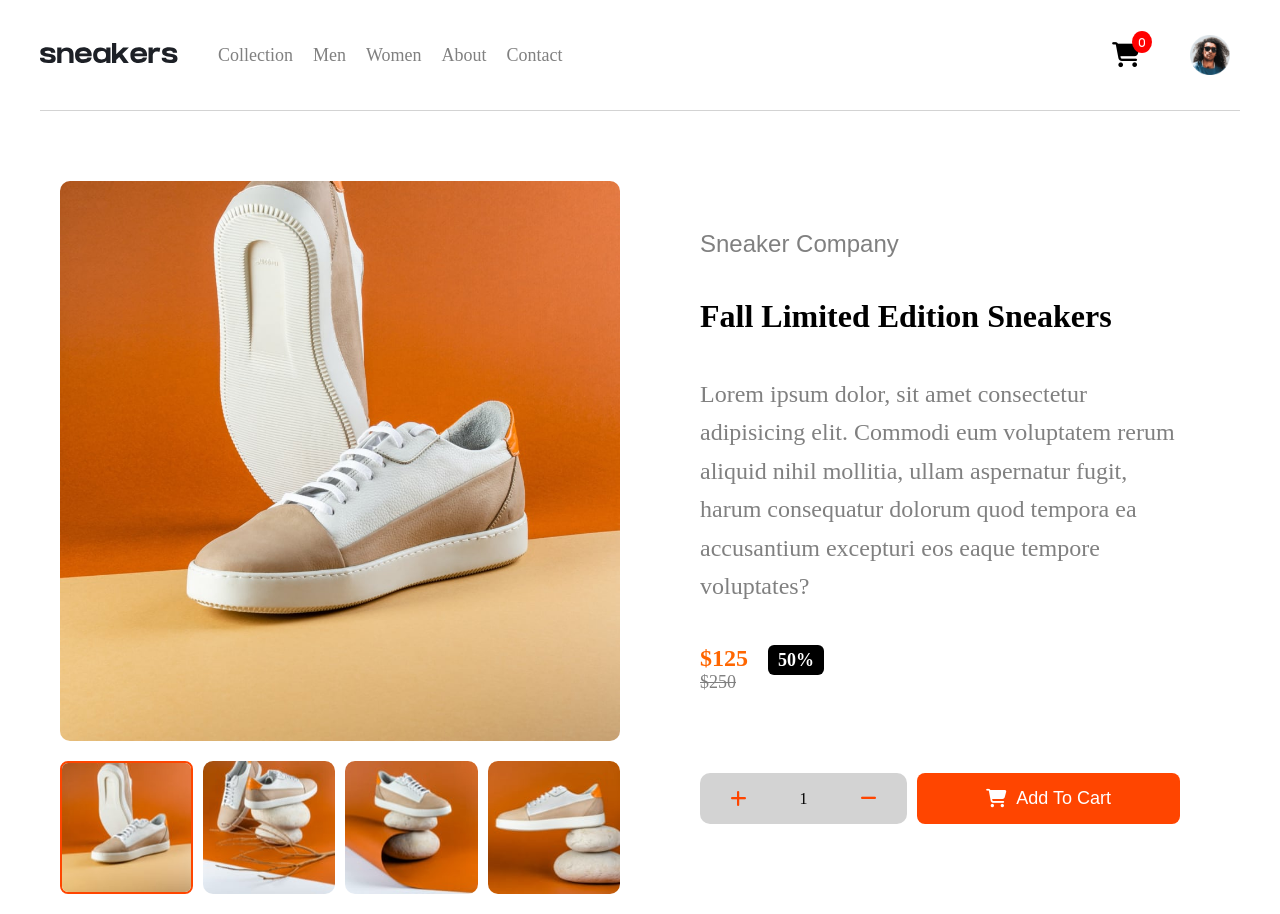
<file: index.html>
<!DOCTYPE html>
<html lang="en">
<head>
    <meta charset="UTF-8">
    <meta name="viewport" content="width=device-width, initial-scale=1.0">
    <title>Document</title>
    <link rel="icon" type="image/png" href="./Images/favicon-32x32.png">
    <link rel="stylesheet"href="https://cdnjs.cloudflare.com/ajax/libs/font-awesome/6.5.1/css/all.min.css">
    <link rel="stylesheet" href="./CSS/style.css">
    <link rel="stylesheet" href="./CSS/cart.css">
    <link rel="stylesheet" href="./CSS/responsiveness.css">
</head>
<body>

    <header>
        <div class="logo">
            <a href="index.html">
               <img src="./Images/logo.svg">
            </a>
        </div>
        <nav>
            <i class="fa-solid fa-xmark"></i>
            <ul>
                <li><a href="collection.html">Collection</a></li>
                <li><a href="men.html">Men</a></li>
                <li><a href="women.html">Women</a></li>
                <li><a href="about.html">About</a></li>
                <li><a href="contact.html">Contact</a></li>
            </ul>
            
        </nav>
        <div class="cart item-cart">
            <i class="fa-solid fa-cart-shopping" ><span class="cart-count">0</span></i>
             
            
        </div>
        <div class="profile">
             <img src="./Images/image-avatar.png" alt="profile" class="profile-image">
        </div>
        <div class="menu-icon">
            <i class="fa-solid fa-bars"></i>
        </div>
    </header>
    <main>
        <div class="left-side">
            <div class="image-container">
                
                <div class="current-image">
                    
                    
                </div>
                <div class="thumbnail-images"></div>

            </div>
        </div>
        <div class="right-side">
            <div class="product-info">

            </div>
        </div>

        <div class="cart-box">

            <div class="title"><h4>Cart</h4></div>

            
            <div class="cart-container">

            </div>
            

        </div>
        
    </main>
    
    
    <script type="module" src="./JS/Utils/detail.js"></script>
    <script type="module" src="./JS/Utils/app.js"></script>
    <script type="module" src="./JS/Utils/cart.js"></script>
</body>

</html>
</file>
<file: CSS/style.css>
*{
    padding: 0;
    margin: 0;
    box-sizing: border-box;
    
    
}

header{
    
    background-color:white;
    display: grid;
    grid-template-areas: "logo  nav cart profile";
    grid-template-columns: auto 1fr auto auto;
    gap: 40px;
    padding:   30px 0;
    align-items: center;
    max-width: 1200px;
    margin: auto;
    border-bottom:1px solid lightgray;
   
}
header nav{
    grid-area: nav;
    display: flex;
    align-items: center;
    justify-content: flex-start;
}
nav ul{
    display: flex;
    list-style: none;
    gap: 20px;
}
nav a{
    font-size: 18px;
    color:gray;
    text-decoration: none;
}
header .logo{
    grid-area: logo;
    display: flex;
    align-items: center;
    justify-content: flex-start;
}
header .cart{
    grid-area:cart;
    display: flex;
    align-items: center;
    justify-content: flex-end;
    font-size: 18px;
    
}
.cart .fa-cart-shopping {
    position: relative;
    font-size: 25px;
    color: black;
    cursor: pointer;
    display: flex;
    align-items: center;    
    justify-content: center;
}
.cart-count {
    position: absolute;
    top: -12px;
    right:-12px;
    background-color: red;
    color: white;
    font-size: 10px;
    padding: 6px 6px;
    border-radius: 50%;
}
.profile-image{
    width:40px;
    cursor: pointer;
    
}
.profile{
    grid-area: profile;
    display: flex;
    align-items: center;
    justify-content: flex-end;
    padding: 5px 10px;
    
}
.menu-icon{
    display: none;
    font-size: 25px;
    color:gray;
    cursor: pointer;
}
.fa-xmark{
    display: none;
    
}


main{
    max-width:1200px;
    margin:auto;
    display:flex;
    align-items:center;
    justify-content: center;
    margin-top: 50px;
}
main .left-side{

    width: 50%;
}
main .right-side{
    
    
    width: 50%;
    padding: 60px;

}
.image-container{
   
   display:flex;
   flex-direction:column;
   padding: 20px;
   
    
}
.current-image{
    width: 100%;
    display: flex;
    align-items: center;
    justify-content: center;
    position: relative;
}
.full-image {
    border-radius: 10px;
    width: 100%;
    margin-bottom: 20px;
    display: none;
    object-fit: cover;


    
}
.full-image.active{
    display: block;
}
.thumbnail-images{
    display: grid;
    grid-template-columns: repeat(4, 1fr);
    gap:10px;
    
}

.thumbnail-image{
    width: 100%;
    border-radius: 10px;
    cursor: pointer;
    object-fit: cover;
    margin:auto;
}
.thumbnail-image.active{
    border: 2px solid orangered;
    border-radius: 8px;
}
.slider-wrapper {
  position: relative;
}

.prev, .next {
 
  display:none;
}
.product-info{

    display: flex;
    flex-direction: column;
    gap: 40px;
}
.product-info .company{
    font-size: 24px;
    color: gray;
    font-family: Arial, Helvetica, sans-serif;


}

.description{
    color: grey;
    font-size: 24px;
    line-height: 1.6;
    font-family: 'Times New Roman', Times, serif;
}
.price-info{

    .price p{
        font-size: 24px;
        font-weight: bold;

    }
    .discount {
        font-size: 18px;
        padding: 5px 10px;
        border-radius: 6px;
        background-color: black;
        color: white;
        margin: 0 20px;
    }

}
.old-price p{
    text-decoration: line-through;
    color: grey;
    font-size: 18px;
    margin-bottom:  20px;
}
.add-to-cart-section{
     display: flex;
     gap: 10px;
     margin: 20px 0;
     
    .quantity{
        display: flex;
        width: 100%;
        border-radius: 10px;
        background-color: lightgray;
        align-items: center;
        justify-content: space-around;
        gap: 20px;
        padding: 10px 14px;
       
        .minus{
            
            
            color:orangered;    
            cursor: pointer;
            font-size: 18px;
           
        }
        
        .plus{
            
            
            color:orangered;
            cursor: pointer;
            font-size: 18px;
            
        }
        .plus:hover, .minus:hover{
            color: orange;
        }
        
    }
    .add-to-cart{

        display:flex;
        align-items: center;
        justify-content: center;
        padding: 15px 60px;
        gap: 10px;
        color: white;
        background-color: orangered;
        border: none;
        border-radius: 8px;
        font-size: 18px;
        transition: 0.5s;
        width: 100%;
        cursor: pointer;
        

        
        
       
        
        
    }
    .add-to-cart:hover{
        background-color: orange;
        color: black;
    }
    
}
.slider-wrapper {
  position: relative;
}


.cart-notification.active{
    position: absolute;
    border-radius: 10px;
    font-size: 18px;
    background-color: green;
    padding: 10px 30px;
    top: 20px;
    right: 25%;
    transform: translate(50%, 50%);
    z-index: 1000;
    display: block;
    transition: 0.5s;
    color: white;
    text-align: center;
    border: none;
    
}
.cart-notification{
    display: none;
}
</file>
<file: CSS/cart.css>
.cart-container {
    display: flex; 
    gap: 15px;
    width: 100%;
    height: 100%;
    margin: 10px auto;

}
.cart-item{
    display: flex;
    height: 100px;
    align-items: center;
    justify-content: center;
    gap: 10px;
    width: 100%;
    box-shadow: rgba(0, 0, 0, 0.16) 0px 1px 4px;
    padding: 10px;
    border-radius: 10px;
    position: relative;
}





.cart-image {
    width: 70px;
    height: 70px;
    border-radius: 10px;
    object-fit: cover;
}

.item-info {
    display: flex;
    flex-direction: column;
}

.company {
    font-size: 14px;
    color: gray;
}

.name {
    font-weight: bold;
}

.price {
    color: #ff6600;
    font-weight: bold;
}

.checkout {
    display: flex;
    justify-content: flex-start;
    align-items: center;
    width: 100%;
    padding: 30px 10px;
    position: absolute;
    bottom: 0;
    right: 0;
}
.checkout-btn a{
    font-weight: bolder;
    font-family:Arial, Helvetica, sans-serif;
    font-size: 18px;
    color:black;
    text-decoration: none;
    transition: 0.5s;
}



.checkout-btn {
    margin-top: 10px;
    background-color:dodgerblue;
    padding: 10px 20px;
    border: none;
    border-radius: 8px;
    cursor: pointer;
    transition: 0.5s;
    
   
}
.checkout-btn:hover,.checkout-btn a:hover{
    
    color:white;
    background-color:darkblue;

}
.cart-box.active{

    position: absolute;
    top: 100px;
    right: 120px;
    width: 30%;
    height: 500px;
    max-width: 90%;
    background-color:whitesmoke;
    display: block;
    box-shadow: rgba(0, 0, 0, 0.16) 0px 1px 4px;
    border-radius: 10px;
    overflow-y: scroll;
    z-index: 2;
    
   

    
    

}
.cart-quantity{
    display:flex;
    justify-content: center;
    align-items: center;
    gap:20px ;
    width: 50%;
    flex-direction: column;
    
}
.cart-box{
    display: none;
    
}
.cart-quantity{
    display:flex;
    justify-content: center;
    align-items: center;
    gap:20px ;

}
.quantity{
    display: flex;
    justify-content: center;
    align-items: center;
    gap:10px ;
    background-color: lightgray;
    padding: 5px 10px;
    border-radius: 10px;
    
    
    .minus, .plus{
        color:orangered;
        cursor: pointer;
    }
    .minus:hover, .plus:hover{

        color: orange;

    }
    
    

}

.remove-item{
    padding: 8px;
    border: none;
    position: absolute;
    top: 0;
    right: 0;
    cursor: pointer;
    color:gray;
    font-size: 18px;
    
}

.cart-box .title{

    text-align: center;
    box-shadow: rgba(0, 0, 0, 0.16) 0px 1px 4px;
    padding: 30px;
    

    h4{
        font-size: 18px;
    }
        
}
.cart-right{
    display: flex;
    justify-content: space-around;
    align-items: center;
    padding: 30px;
    width: 50%;
    gap: 10px;
    position: relative;
}
.empty{
    font-size: 24px;
    position: absolute;
    text-align: center;
    transform: translate(50%, 50%);
    font-family: Arial, Helvetica, sans-serif;
    top:50%;
    right: 50%;

    
}
</file>
<file: CSS/responsiveness.css>
@media(max-width: 992px){

    header{

        grid-template-areas:
        "logo nav cart profile";

        grid-template-columns:repeat(4, 1fr);
        
        width: 90%;
        padding: 20px;
      gap: 20px;

    }

    .cart-box.active{
        margin:0 auto;
        width: 80%;
        z-index: 100;
        top: 100px;
        right: 20px;
    }
   
   
    main{

        flex-direction: column;
        padding:20px 0;
        gap: 30px;
    }
    main .left-side,
    main .right-side{

        width: 90%;
    

    }
    main .right-side{

        padding: 20px;
    }
    
   .current-image{
       width: 100%;
   }
    .thumbnail-images{

        gap: 10px;
   }
    
   
   
   .cart-container{
    padding: 10px;
    
   }
   

}
@media(max-width: 576px){

    header{

        
        grid-template-areas:
        "menu logo cart profile";

        grid-template-columns: auto 1fr auto auto;
        gap: 10px;
        width: 90%;
        
 
    }
    .profile-image{
        width: 35px;
    }
    .menu-icon{

        display: block;
    }
     header nav{

        position: fixed;
        top: 0;
        left: -100%;
        width: 50%;
        height: 100vh;
       background-color: white;
        z-index: 1000;
        padding: 80px 20px;
        transition: 0.5s;
        align-items: flex-start;

    }
    header nav.active{

        left: 0;

    }
   nav ul{

        flex-direction: column;
       gap: 30px;
        width: 100%;

    }
    .fa-xmark{
        font-size: 25px;
        color: black;
        cursor: pointer;
        padding: 10px;
        position: absolute;
        top:0;
        left: 0;
        display: block;
    }
    nav a{

        font-size: 22px;
        color: black;

    }
    .title h1{

        font-size: 26px;

    }
    .description{

        font-size: 16px;
        line-height: 1.5;

    }
    .current-image{

        width: 100%;
    }
    .thumbnail-images{
      display: none;

    }
    .prev, .next {
        display: block;
        position: absolute;
        top: 50%;
        transform: translateY(-50%);
        font-size: 30px;
        color: black;
        background-color: rgba(234, 227, 227, 0.7);
        border: none;
        padding: 10px;
        border-radius: 50%;
        cursor: pointer;
        z-index: 99;
    }
    .prev {
        left: 0;
    }
    .next {
        right: 0;
    }
    main .left-side,
    main .right-side{

        width: 90%;
        

    }
    .main .right-side{

        padding: 20px;
    }
    .product-info{
        padding: 0 ;
    
        gap: 20px;
    }
     
    .add-to-cart{

        padding: 14px 20px;

        

    }
    
    .quantity{

      padding: 12px;

    }
    .cart-notification.active{

        right: 50%;
        transform: translateX(50%);
        width: 90%;
        font-size: 16px;

    }
   
    .cart-item{
        
        font-size: 14px;
        padding: 0;
    }
    .cart-box.active{
        width: 100%;
    }
    .cart-quantity{
        gap: 5px;
    }
   
    .remove-item{
        font-size: 14px;
    }
     .add-to-cart-section{

        flex-direction: column;
    }
   
    .add-to-cart{

        width: 100%;
   }

}
</file>
